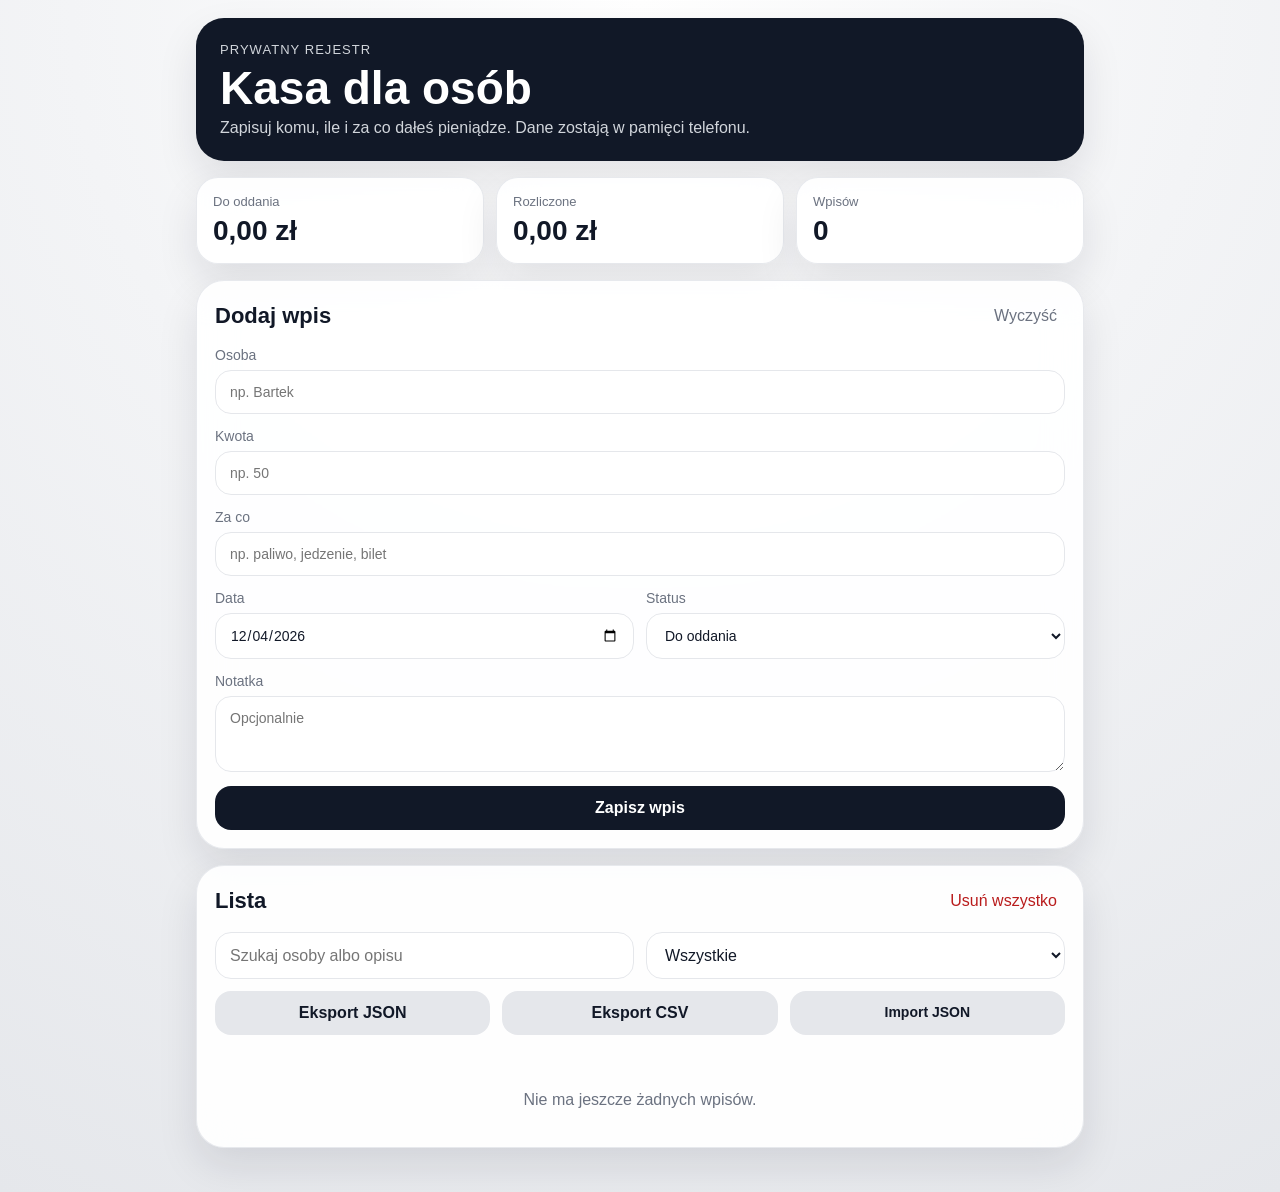
<file: index.html>
<!doctype html>
<html lang="pl">
<head>
  <meta charset="utf-8" />
  <meta name="viewport" content="width=device-width, initial-scale=1, viewport-fit=cover" />
  <meta name="theme-color" content="#111827" />
  <meta name="apple-mobile-web-app-capable" content="yes" />
  <meta name="apple-mobile-web-app-status-bar-style" content="black-translucent" />
  <meta name="apple-mobile-web-app-title" content="Kasa" />
  <title>Kasa dla osób</title>
  <link rel="manifest" href="manifest.webmanifest" />
  <link rel="apple-touch-icon" href="icons/icon-192.png" />
  <link rel="stylesheet" href="styles.css" />
</head>
<body>
  <main class="app-shell">
    <header class="hero">
      <div>
        <p class="eyebrow">Prywatny rejestr</p>
        <h1>Kasa dla osób</h1>
        <p class="subtitle">Zapisuj komu, ile i za co dałeś pieniądze. Dane zostają w pamięci telefonu.</p>
      </div>
      <button id="installBtn" class="ghost hidden" type="button">Zainstaluj</button>
    </header>

    <section class="stats" aria-label="Podsumowanie">
      <article>
        <span>Do oddania</span>
        <strong id="openTotal">0,00 zł</strong>
      </article>
      <article>
        <span>Rozliczone</span>
        <strong id="settledTotal">0,00 zł</strong>
      </article>
      <article>
        <span>Wpisów</span>
        <strong id="entryCount">0</strong>
      </article>
    </section>

    <section class="panel">
      <div class="panel-title">
        <h2>Dodaj wpis</h2>
        <button id="clearFormBtn" class="text-btn" type="button">Wyczyść</button>
      </div>
      <form id="entryForm" autocomplete="off">
        <input type="hidden" id="entryId" />
        <label>
          Osoba
          <input id="person" name="person" type="text" placeholder="np. Bartek" required />
        </label>
        <label>
          Kwota
          <input id="amount" name="amount" type="number" inputmode="decimal" step="0.01" min="0.01" placeholder="np. 50" required />
        </label>
        <label>
          Za co
          <input id="reason" name="reason" type="text" placeholder="np. paliwo, jedzenie, bilet" required />
        </label>
        <div class="two-cols">
          <label>
            Data
            <input id="date" name="date" type="date" required />
          </label>
          <label>
            Status
            <select id="status" name="status">
              <option value="open">Do oddania</option>
              <option value="settled">Rozliczone</option>
            </select>
          </label>
        </div>
        <label>
          Notatka
          <textarea id="note" name="note" rows="3" placeholder="Opcjonalnie"></textarea>
        </label>
        <button class="primary" type="submit">Zapisz wpis</button>
      </form>
    </section>

    <section class="panel tools">
      <div class="panel-title">
        <h2>Lista</h2>
        <button id="deleteAllBtn" class="danger-text" type="button">Usuń wszystko</button>
      </div>
      <div class="filters">
        <input id="search" type="search" placeholder="Szukaj osoby albo opisu" />
        <select id="filterStatus">
          <option value="all">Wszystkie</option>
          <option value="open">Do oddania</option>
          <option value="settled">Rozliczone</option>
        </select>
      </div>
      <div class="backup-actions">
        <button id="exportJsonBtn" class="ghost" type="button">Eksport JSON</button>
        <button id="exportCsvBtn" class="ghost" type="button">Eksport CSV</button>
        <label class="ghost import-label">
          Import JSON
          <input id="importJsonInput" type="file" accept="application/json" />
        </label>
      </div>
      <div id="peopleSummary" class="people-summary"></div>
      <div id="entries" class="entries"></div>
      <p id="emptyState" class="empty">Nie ma jeszcze żadnych wpisów.</p>
    </section>
  </main>

  <template id="entryTemplate">
    <article class="entry-card">
      <div class="entry-top">
        <div>
          <h3 class="entry-person"></h3>
          <p class="entry-reason"></p>
        </div>
        <strong class="entry-amount"></strong>
      </div>
      <p class="entry-note"></p>
      <div class="entry-meta">
        <span class="entry-date"></span>
        <span class="entry-status"></span>
      </div>
      <div class="entry-actions">
        <button class="settle-btn" type="button"></button>
        <button class="edit-btn" type="button">Edytuj</button>
        <button class="delete-btn" type="button">Usuń</button>
      </div>
    </article>
  </template>

  <script src="app.js"></script>
</body>
</html>
</file>
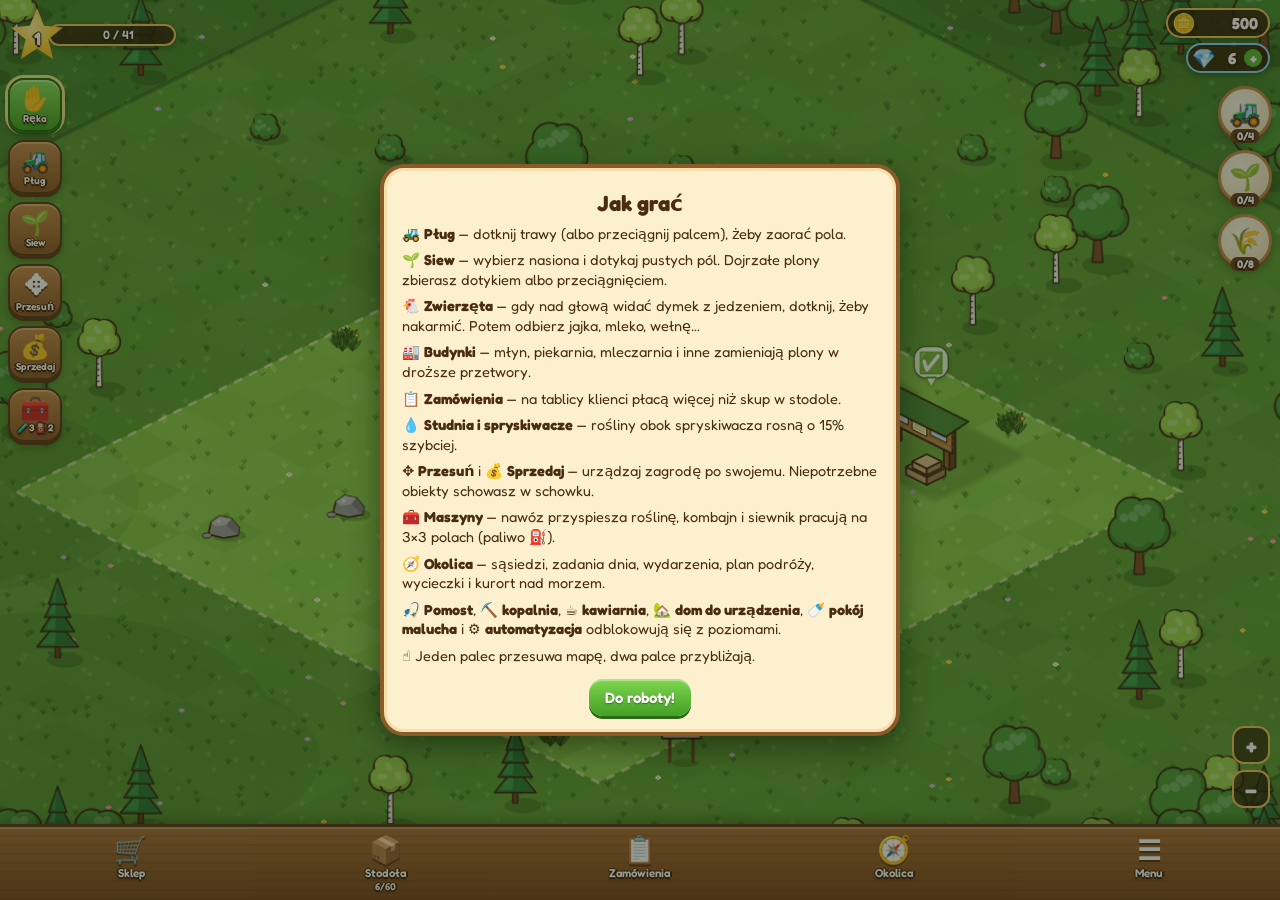
<file: zagroda/index.html>
<!doctype html>
<html lang="pl">
<head>
  <meta charset="utf-8" />
  <meta name="viewport" content="width=device-width, initial-scale=1, viewport-fit=cover, user-scalable=no" />
  <meta name="theme-color" content="#5d3a1a" />
  <meta name="apple-mobile-web-app-capable" content="yes" />
  <meta name="mobile-web-app-capable" content="yes" />
  <meta name="apple-mobile-web-app-status-bar-style" content="black-translucent" />
  <meta name="apple-mobile-web-app-title" content="Zagroda" />
  <meta name="description" content="Wiejska Zagroda — farmerska gra w rzucie izometrycznym: pola, zwierzęta, sad, młyn, piekarnia, zamówienia i sąsiedzi." />
  <title>Wiejska Zagroda</title>
  <link rel="manifest" href="manifest.webmanifest" />
  <link rel="icon" href="icons/icon.svg" type="image/svg+xml" />
  <link rel="apple-touch-icon" href="icons/icon-192.png" />
  <link rel="preload" href="fonts/fredoka-latin.woff2" as="font" type="font/woff2" crossorigin />
  <link rel="stylesheet" href="styles.css" />
</head>
<body data-tool="hand">
  <div class="splash" id="splash">
    <div class="splash-card">
      <div class="splash-logo">🌻</div>
      <h1>Wiejska<br>Zagroda</h1>
      <div class="splash-bar"><i></i></div>
      <p>Ładowanie gospodarstwa…</p>
    </div>
  </div>

  <canvas id="map" aria-label="Mapa gospodarstwa"></canvas>

  <header class="hud">
    <button class="hud-level" id="levelBtn" type="button" aria-label="Poziom">
      <span class="star"><b id="lvl">1</b></span>
      <span class="xpbar"><i id="xpFill"></i><em id="xpText">0 / 0</em></span>
    </button>
    <div class="hud-money">
      <span class="pill coins" id="coinsPill"><span class="pill-ico">🪙</span><b id="coins">0</b></span>
      <button class="pill ducats" id="ducatBtn" type="button"><span class="pill-ico">💎</span><b id="ducats">0</b><span class="plus">+</span></button>
    </div>
  </header>

  <aside class="tools" aria-label="Narzędzia">
    <button class="tool active" data-tool="hand" type="button" title="Ręka — zbieranie i obsługa"><span>✋</span><small>Ręka</small></button>
    <button class="tool" data-tool="plow" type="button" title="Pług — oranie pól"><span>🚜</span><small>Pług</small></button>
    <button class="tool" data-tool="plant" type="button" title="Siew"><span id="seedTool">🌱</span><small>Siew</small></button>
    <button class="tool" data-tool="move" type="button" title="Przesuń"><span>✥</span><small>Przesuń</small></button>
    <button class="tool" data-tool="sell" type="button" title="Sprzedaj"><span>💰</span><small>Sprzedaj</small></button>
    <button class="tool" data-tool="machine" type="button" title="Maszyny i nawóz"><span>🧰</span><small id="machineCount">Maszyny</small></button>
  </aside>

  <aside class="quests" id="quests" aria-label="Zadania"></aside>

  <div class="zoom">
    <button id="zoomIn" type="button" aria-label="Przybliż">+</button>
    <button id="zoomOut" type="button" aria-label="Oddal">−</button>
  </div>

  <div class="seed-chip" id="seedChip"></div>

  <div class="ghost-bar" id="ghostBar">
    <span id="ghostLabel"></span>
    <div>
      <button class="btn red" id="ghostCancel" type="button">✖ Anuluj</button>
      <button class="btn gold" id="ghostStash" type="button" hidden>📦 Do schowka</button>
      <button class="btn green" id="ghostOk" type="button">✔ Postaw</button>
    </div>
    <small>Przeciągnij obiekt palcem w wybrane miejsce</small>
  </div>

  <nav class="bottombar">
    <button id="shopBtn" type="button"><span>🛒</span><small>Sklep</small></button>
    <button id="barnBtn" type="button"><span>📦</span><small>Stodoła <em id="barnCount"></em></small></button>
    <button id="ordersBtn" type="button"><span>📋</span><small>Zamówienia</small></button>
    <button id="nbBtn" type="button"><span>🧭</span><small>Okolica</small></button>
    <button id="menuBtn" type="button"><span>☰</span><small>Menu</small></button>
  </nav>

  <div class="sheet" id="sheet">
    <div class="sheet-card">
      <div class="sheet-head"><h2></h2><button class="x" type="button" aria-label="Zamknij">✕</button></div>
      <div class="tabs"></div>
      <div class="sheet-body"></div>
    </div>
  </div>

  <div class="modal" id="modal"><div class="modal-card"></div></div>
  <div class="tip" id="tip"></div>
  <div class="toast" id="toast"></div>

  <script type="module" src="game.js"></script>
</body>
</html>
</file>
<file: styles.css>
:root {
  color-scheme: light;
  --bg: #f3f4f6;
  --panel: #ffffff;
  --ink: #111827;
  --muted: #6b7280;
  --line: #e5e7eb;
  --accent: #111827;
  --accent-soft: #e5e7eb;
  --danger: #b91c1c;
  --ok: #166534;
  --shadow: 0 18px 40px rgba(17, 24, 39, 0.10);
}

* { box-sizing: border-box; }

body {
  margin: 0;
  font-family: -apple-system, BlinkMacSystemFont, "Segoe UI", sans-serif;
  background: radial-gradient(circle at top, #ffffff 0%, var(--bg) 42%, #e5e7eb 100%);
  color: var(--ink);
  min-height: 100vh;
}

button, input, textarea, select {
  font: inherit;
}

button {
  -webkit-tap-highlight-color: transparent;
}

.app-shell {
  width: min(920px, 100%);
  margin: 0 auto;
  padding: max(18px, env(safe-area-inset-top)) 16px max(28px, env(safe-area-inset-bottom));
}

.hero {
  background: #111827;
  color: #ffffff;
  border-radius: 28px;
  padding: 24px;
  display: flex;
  justify-content: space-between;
  gap: 16px;
  align-items: flex-start;
  box-shadow: var(--shadow);
}

.eyebrow {
  margin: 0 0 8px;
  color: #d1d5db;
  font-size: 13px;
  letter-spacing: .08em;
  text-transform: uppercase;
}

h1, h2, h3, p { margin-top: 0; }

h1 {
  margin-bottom: 8px;
  font-size: clamp(30px, 8vw, 46px);
  line-height: 1;
}

.subtitle {
  color: #d1d5db;
  margin-bottom: 0;
  max-width: 560px;
}

.stats {
  display: grid;
  grid-template-columns: repeat(3, 1fr);
  gap: 12px;
  margin: 16px 0;
}

.stats article,
.panel {
  background: rgba(255,255,255,.92);
  border: 1px solid rgba(229,231,235,.9);
  box-shadow: var(--shadow);
  backdrop-filter: blur(18px);
}

.stats article {
  padding: 16px;
  border-radius: 22px;
}

.stats span {
  display: block;
  color: var(--muted);
  font-size: 13px;
  margin-bottom: 6px;
}

.stats strong {
  font-size: clamp(18px, 4vw, 28px);
}

.panel {
  border-radius: 28px;
  padding: 18px;
  margin-bottom: 16px;
}

.panel-title {
  display: flex;
  align-items: center;
  justify-content: space-between;
  gap: 12px;
  margin-bottom: 14px;
}

.panel-title h2 {
  margin-bottom: 0;
  font-size: 22px;
}

form {
  display: grid;
  gap: 14px;
}

label {
  display: grid;
  gap: 7px;
  color: var(--muted);
  font-size: 14px;
}

input, textarea, select {
  width: 100%;
  border: 1px solid var(--line);
  border-radius: 16px;
  padding: 13px 14px;
  background: #ffffff;
  color: var(--ink);
  outline: none;
}

input:focus, textarea:focus, select:focus {
  border-color: #111827;
  box-shadow: 0 0 0 4px rgba(17, 24, 39, .08);
}

textarea { resize: vertical; }

.two-cols, .filters, .backup-actions {
  display: grid;
  grid-template-columns: 1fr 1fr;
  gap: 12px;
}

.backup-actions {
  grid-template-columns: repeat(3, 1fr);
  margin-top: 12px;
}

.primary, .ghost, .text-btn, .danger-text, .import-label {
  border: 0;
  border-radius: 16px;
  padding: 13px 16px;
  cursor: pointer;
}

.primary {
  background: var(--accent);
  color: #ffffff;
  font-weight: 700;
}

.ghost {
  background: var(--accent-soft);
  color: var(--ink);
  font-weight: 650;
  text-align: center;
}

.text-btn {
  background: transparent;
  color: var(--muted);
  padding: 8px;
}

.danger-text {
  background: transparent;
  color: var(--danger);
  padding: 8px;
}

.hidden { display: none !important; }

.import-label input { display: none; }

.people-summary {
  display: grid;
  gap: 8px;
  margin: 16px 0 8px;
}

.person-row {
  display: flex;
  justify-content: space-between;
  align-items: center;
  padding: 12px 14px;
  background: #f9fafb;
  border: 1px solid var(--line);
  border-radius: 16px;
}

.person-row span {
  color: var(--muted);
  font-size: 13px;
}

.entries {
  display: grid;
  gap: 12px;
  margin-top: 16px;
}

.entry-card {
  border: 1px solid var(--line);
  border-radius: 22px;
  padding: 16px;
  background: #ffffff;
}

.entry-card.settled {
  opacity: .76;
}

.entry-top {
  display: flex;
  justify-content: space-between;
  gap: 12px;
}

.entry-person {
  margin-bottom: 4px;
  font-size: 19px;
}

.entry-reason, .entry-note {
  color: var(--muted);
  margin-bottom: 0;
  overflow-wrap: anywhere;
}

.entry-note {
  margin-top: 10px;
  font-size: 14px;
}

.entry-amount {
  white-space: nowrap;
  font-size: 20px;
}

.entry-meta {
  display: flex;
  gap: 8px;
  flex-wrap: wrap;
  margin-top: 12px;
}

.entry-meta span {
  background: #f3f4f6;
  border-radius: 999px;
  color: var(--muted);
  padding: 6px 10px;
  font-size: 13px;
}

.entry-status.open { color: var(--danger); }
.entry-status.settled { color: var(--ok); }

.entry-actions {
  display: grid;
  grid-template-columns: 1fr 1fr 1fr;
  gap: 8px;
  margin-top: 14px;
}

.entry-actions button {
  border: 1px solid var(--line);
  background: #ffffff;
  border-radius: 14px;
  padding: 11px;
  cursor: pointer;
}

.delete-btn { color: var(--danger); }

.empty {
  color: var(--muted);
  text-align: center;
  padding: 24px 8px 4px;
}

@media (max-width: 640px) {
  .hero { flex-direction: column; border-radius: 24px; }
  .stats { grid-template-columns: 1fr; }
  .two-cols, .filters, .backup-actions { grid-template-columns: 1fr; }
  .entry-actions { grid-template-columns: 1fr; }
}
</file>
<file: zagroda/styles.css>
@font-face {
  font-family: 'Fredoka';
  font-style: normal;
  font-weight: 300 700;
  font-display: swap;
  src: url(fonts/fredoka-latin-ext.woff2) format('woff2');
  unicode-range: U+0100-02BA, U+02BD-02C5, U+02C7-02CC, U+02CE-02D7, U+02DD-02FF, U+0304, U+0308, U+0329, U+1D00-1DBF, U+1E00-1E9F, U+1EF2-1EFF, U+2020, U+20A0-20AB, U+20AD-20C4, U+2113, U+2C60-2C7F, U+A720-A7FF;
}
@font-face {
  font-family: 'Fredoka';
  font-style: normal;
  font-weight: 300 700;
  font-display: swap;
  src: url(fonts/fredoka-latin.woff2) format('woff2');
  unicode-range: U+0000-00FF, U+0131, U+0152-0153, U+02BB-02BC, U+02C6, U+02DA, U+02DC, U+0304, U+0308, U+0329, U+2000-206F, U+20AC, U+2122, U+2191, U+2193, U+2212, U+2215, U+FEFF, U+FFFD;
}

:root {
  --wood: #8b5a2b;
  --wood-dark: #5d3a1a;
  --wood-light: #b07a44;
  --cream: #fff6df;
  --paper: #fdf0cf;
  --ink: #4a2c14;
  --green: #5cb83a;
  --green-dark: #3d8a22;
  --gold: #ffd23f;
  --red: #e0533d;
  --sky: #5ac8fa;
  --safe-t: env(safe-area-inset-top, 0px);
  --safe-b: env(safe-area-inset-bottom, 0px);
  --emoji: "Apple Color Emoji", "Segoe UI Emoji", "Noto Color Emoji";
}

* { box-sizing: border-box; -webkit-tap-highlight-color: transparent; }
html, body { height: 100%; }
body {
  margin: 0;
  overflow: hidden;
  background: #3a7229;
  color: var(--ink);
  font-family: 'Fredoka', system-ui, -apple-system, 'Segoe UI', sans-serif, var(--emoji);
  user-select: none;
  -webkit-user-select: none;
  overscroll-behavior: none;
}
button { font: inherit; color: inherit; border: 0; background: none; cursor: pointer; padding: 0; }
button:disabled { cursor: default; }
.emo { font-family: var(--emoji); line-height: 1; }
.ico-img { width: 1.25em; height: 1.25em; vertical-align: -0.25em; object-fit: contain; }

#map {
  position: fixed;
  inset: 0;
  width: 100%;
  height: 100%;
  touch-action: none;
  display: block;
}

/* ---------- tekst z obwódką (jak w grach) ---------- */
.outline, .hud b, .bottombar small, .tool small, .sheet-head h2, .lvl-burst span, .quest .q-prog {
  text-shadow: 0 1.5px 0 rgba(60, 30, 10, .9), 1.5px 0 0 rgba(60, 30, 10, .9), -1.5px 0 0 rgba(60, 30, 10, .9), 0 -1.5px 0 rgba(60, 30, 10, .9), 0 3px 3px rgba(0, 0, 0, .25);
  color: #fff;
}

/* ---------- HUD ---------- */
.hud {
  position: fixed;
  top: 0; left: 0; right: 0;
  padding: calc(var(--safe-t) + 8px) 10px 0;
  display: flex;
  justify-content: space-between;
  align-items: flex-start;
  gap: 8px;
  pointer-events: none;
  z-index: 10;
}
.hud > * { pointer-events: auto; }
.hud-level { display: flex; align-items: center; position: relative; }
.star {
  width: 54px; height: 54px;
  display: grid; place-items: center;
  background: radial-gradient(circle at 40% 35%, #fff3a6, #ffd23f 45%, #f0a51a);
  clip-path: polygon(50% 0, 63% 33%, 98% 36%, 71% 58%, 80% 95%, 50% 75%, 20% 95%, 29% 58%, 2% 36%, 37% 33%);
  position: relative;
  z-index: 2;
  filter: drop-shadow(0 2px 0 #b06d10);
}
.star b { font-size: 18px; margin-top: 6px; }
.xpbar {
  margin-left: -16px;
  width: 128px; height: 22px;
  border-radius: 12px;
  background: rgba(50, 28, 10, .78);
  border: 2px solid #f0c060;
  position: relative;
  overflow: hidden;
  box-shadow: 0 2px 6px rgba(0, 0, 0, .3);
}
.xpbar i {
  position: absolute; left: 0; top: 0; bottom: 0;
  background: linear-gradient(#9ff06a, #4fb52a);
  border-radius: 10px;
  transition: width .4s;
}
.xpbar em {
  position: relative;
  font-style: normal; font-size: 12px; font-weight: 600;
  color: #fff;
  display: block; text-align: center; line-height: 18px;
  padding-left: 12px;
  text-shadow: 0 1px 2px #000;
}
.hud-money { display: flex; flex-direction: column; align-items: flex-end; gap: 5px; }
.pill {
  display: flex; align-items: center; gap: 4px;
  min-width: 104px;
  height: 30px;
  padding: 0 10px 0 4px;
  border-radius: 16px;
  background: rgba(50, 28, 10, .78);
  border: 2px solid #f0c060;
  box-shadow: 0 2px 6px rgba(0, 0, 0, .3);
}
.pill-ico { font-family: var(--emoji); font-size: 19px; width: 24px; text-align: center; }
.pill b { font-size: 16px; margin-left: auto; }
.pill.ducats { border-color: #8fd6ff; min-width: 84px; }
.pill .plus {
  width: 18px; height: 18px; border-radius: 50%;
  background: var(--green); color: #fff; font-weight: 700; font-size: 14px; line-height: 18px; text-align: center;
  margin-left: 4px; margin-right: -4px;
}
.bump { animation: bump .35s; }
@keyframes bump { 40% { transform: scale(1.18); } }

/* ---------- narzędzia (lewa kolumna) ---------- */
.tools {
  position: fixed;
  left: 8px;
  top: calc(var(--safe-t) + 78px);
  display: flex; flex-direction: column; gap: 8px;
  z-index: 9;
}
.tool {
  width: 54px; height: 54px;
  border-radius: 16px;
  background: linear-gradient(#c58a4c, #8b5a2b);
  border: 2.5px solid var(--wood-dark);
  box-shadow: inset 0 2px 0 rgba(255, 255, 255, .3), 0 3px 0 var(--wood-dark), 0 5px 8px rgba(0, 0, 0, .25);
  display: flex; flex-direction: column; align-items: center; justify-content: center;
  transition: transform .12s;
}
.tool span { font-size: 24px; line-height: 1; font-family: var(--emoji); color: #fff; }
.tool[data-tool="move"] span { font-family: 'Fredoka', sans-serif; font-weight: 700; font-size: 28px; text-shadow: 0 2px 0 var(--wood-dark); }
.tool small { font-size: 10px; font-weight: 600; margin-top: 1px; }
.tool:active { transform: translateY(2px); }
.tool.active {
  background: linear-gradient(#8ee060, #43a024);
  border-color: #2b6a14;
  box-shadow: inset 0 2px 0 rgba(255, 255, 255, .4), 0 3px 0 #2b6a14, 0 0 0 3px rgba(255, 240, 150, .9), 0 5px 10px rgba(0, 0, 0, .3);
}

/* ---------- zadania (prawa kolumna) ---------- */
.quests {
  position: fixed;
  right: 8px;
  top: calc(var(--safe-t) + 86px);
  display: flex; flex-direction: column; gap: 10px;
  z-index: 9;
}
.quest {
  width: 54px; height: 54px;
  border-radius: 50%;
  background: radial-gradient(circle at 40% 35%, #fffaf0, #f3dfb2);
  border: 3px solid #c08a4f;
  box-shadow: 0 3px 0 #8b5a2b, 0 5px 8px rgba(0, 0, 0, .25);
  position: relative;
  animation: questIn .4s;
}
.q-ico { font-family: var(--emoji); font-size: 26px; line-height: 48px; display: block; }
.q-prog {
  position: absolute; bottom: -6px; left: 50%; transform: translateX(-50%);
  background: #6b4423; border-radius: 9px; padding: 0 6px;
  font-size: 11px; font-weight: 700; white-space: nowrap;
}
.quest.done { border-color: #ffd23f; animation: questPulse 1.2s infinite; }
.quest.done .q-prog { background: var(--green); font-size: 14px; }
@keyframes questPulse { 50% { transform: scale(1.08); box-shadow: 0 3px 0 #8b5a2b, 0 0 0 6px rgba(255, 210, 63, .5); } }
@keyframes questIn { from { transform: scale(0); } }

.zoom {
  position: fixed;
  right: 10px;
  bottom: calc(var(--safe-b) + 92px);
  display: flex; flex-direction: column; gap: 6px;
  z-index: 9;
}
.zoom button {
  width: 38px; height: 38px; border-radius: 12px;
  background: rgba(50, 28, 10, .7);
  border: 2px solid #f0c060;
  color: #fff; font-size: 22px; font-weight: 700; line-height: 1;
}

/* ---------- pasek „Siejesz: …” ---------- */
.seed-chip {
  position: fixed;
  top: calc(var(--safe-t) + 74px);
  left: 50%;
  transform: translate(-50%, -20px);
  opacity: 0; pointer-events: none;
  background: var(--cream);
  border: 2.5px solid var(--wood);
  border-radius: 20px;
  padding: 5px 6px 5px 12px;
  display: flex; align-items: center; gap: 6px;
  font-size: 14px;
  box-shadow: 0 4px 10px rgba(0, 0, 0, .25);
  transition: .25s;
  z-index: 9;
  white-space: nowrap;
}
.seed-chip.show { opacity: 1; transform: translate(-50%, 0); pointer-events: auto; }
.seed-chip .emo, .seed-chip .ico-img { font-size: 20px; }
.seed-chip small { color: #8b5a2b; }
.seed-chip button {
  background: var(--green); color: #fff; border-radius: 14px; padding: 4px 10px; font-weight: 600; font-size: 13px;
  box-shadow: 0 2px 0 var(--green-dark);
}

/* ---------- dolny pasek ---------- */
.bottombar {
  position: fixed;
  left: 0; right: 0; bottom: 0;
  padding: 6px 6px calc(var(--safe-b) + 6px);
  display: flex; justify-content: space-around; gap: 4px;
  background:
    repeating-linear-gradient(0deg, rgba(0, 0, 0, .06) 0 2px, transparent 2px 9px),
    linear-gradient(#a8703a, #7a4a22);
  border-top: 3px solid var(--wood-dark);
  box-shadow: 0 -4px 12px rgba(0, 0, 0, .25), inset 0 2px 0 rgba(255, 255, 255, .25);
  z-index: 10;
  transition: transform .25s;
}
.bottombar button {
  flex: 1; max-width: 96px;
  display: flex; flex-direction: column; align-items: center;
  padding: 4px 0 2px;
  border-radius: 14px;
  transition: transform .1s;
}
.bottombar button:active { transform: scale(.92); }
.bottombar span {
  font-family: var(--emoji); font-size: 27px; line-height: 1;
  filter: drop-shadow(0 2px 0 rgba(60, 30, 10, .6));
}
#menuBtn span { font-family: 'Fredoka', sans-serif; color: #fff; font-weight: 700; }
.bottombar small { font-size: 11.5px; font-weight: 600; margin-top: 2px; white-space: nowrap; }
.bottombar em { font-style: normal; font-size: 10px; opacity: .9; display: block; text-align: center; }
body.placing .bottombar, body.placing .tools, body.placing .quests { transform: translateY(140%); }
body.placing .tools { transform: translateX(-140%); }
body.placing .quests { transform: translateX(140%); }
body.placing .zoom { bottom: calc(var(--safe-b) + 190px); }
.tools, .quests { transition: transform .25s; }

/* ---------- stawianie obiektu ---------- */
.ghost-bar {
  position: fixed;
  left: 50%;
  bottom: calc(var(--safe-b) + 14px);
  transform: translate(-50%, 160%);
  background: var(--cream);
  border: 3px solid var(--wood);
  border-radius: 20px;
  padding: 10px 12px 8px;
  display: flex; flex-direction: column; align-items: center; gap: 8px;
  box-shadow: 0 6px 18px rgba(0, 0, 0, .35);
  z-index: 11;
  transition: transform .25s;
  min-width: 280px;
}
.ghost-bar.open { transform: translate(-50%, 0); }
.ghost-bar > div { display: flex; gap: 10px; }
#ghostLabel { font-weight: 600; }
.ghost-bar small { color: #8b5a2b; font-size: 12px; }

/* ---------- przyciski ---------- */
.btn {
  display: inline-flex; align-items: center; justify-content: center; gap: 4px;
  padding: 9px 16px;
  border-radius: 14px;
  font-weight: 600; font-size: 15px;
  color: #fff;
  background: linear-gradient(#c58a4c, #8b5a2b);
  box-shadow: inset 0 2px 0 rgba(255, 255, 255, .3), 0 3px 0 var(--wood-dark);
  text-shadow: 0 1px 1px rgba(0, 0, 0, .4);
  transition: transform .1s, filter .1s;
  white-space: nowrap;
}
.btn:active:not(:disabled) { transform: translateY(2px); box-shadow: inset 0 2px 0 rgba(255, 255, 255, .3), 0 1px 0 var(--wood-dark); }
.btn.green { background: linear-gradient(#7fd650, #43a024); box-shadow: inset 0 2px 0 rgba(255, 255, 255, .35), 0 3px 0 #2b6a14; }
.btn.red { background: linear-gradient(#f07a5f, #c63d29); box-shadow: inset 0 2px 0 rgba(255, 255, 255, .3), 0 3px 0 #85251a; }
.btn.gold { background: linear-gradient(#ffe066, #e8a91a); box-shadow: inset 0 2px 0 rgba(255, 255, 255, .4), 0 3px 0 #a26b0a; color: #5d3a1a; text-shadow: none; }
.btn:disabled { filter: grayscale(.85) brightness(1.05); opacity: .65; }
.btn.small { padding: 6px 11px; font-size: 13px; border-radius: 11px; }
.btn.wide { width: 100%; margin: 4px 0 10px; }

/* ---------- arkusz (sklep, stodoła…) ---------- */
.sheet {
  position: fixed; inset: 0;
  background: rgba(20, 30, 10, .4);
  display: flex; align-items: flex-end; justify-content: center;
  z-index: 20;
  opacity: 0; pointer-events: none;
  transition: opacity .2s;
}
.sheet.open { opacity: 1; pointer-events: auto; }
.sheet-card {
  width: min(760px, 100%);
  max-height: min(82vh, 760px);
  display: flex; flex-direction: column;
  background:
    radial-gradient(circle at 20% 10%, rgba(255, 255, 255, .5), transparent 40%),
    var(--paper);
  border: 4px solid var(--wood);
  border-bottom: 0;
  border-radius: 26px 26px 0 0;
  box-shadow: 0 -6px 30px rgba(0, 0, 0, .35), inset 0 0 0 3px #f6dfa8;
  transform: translateY(100%);
  transition: transform .28s cubic-bezier(.2, .9, .3, 1.1);
  padding-bottom: var(--safe-b);
}
.sheet.open .sheet-card { transform: none; }
@media (min-width: 800px) {
  .sheet { align-items: center; }
  .sheet-card { border-radius: 26px; border-bottom: 4px solid var(--wood); }
}
.sheet-head {
  position: relative;
  display: flex; justify-content: center;
  margin-top: -20px;
}
.sheet-head h2 {
  margin: 0;
  padding: 8px 34px 10px;
  font-size: 21px;
  background: linear-gradient(#7fd650, #43a024);
  border: 3px solid #2b6a14;
  border-radius: 16px;
  box-shadow: inset 0 2px 0 rgba(255, 255, 255, .4), 0 4px 0 #2b6a14, 0 6px 10px rgba(0, 0, 0, .25);
}
.x {
  position: absolute; right: 12px; top: 26px;
  width: 36px; height: 36px; border-radius: 50%;
  background: linear-gradient(#f07a5f, #c63d29);
  color: #fff; font-size: 18px; font-weight: 700;
  box-shadow: inset 0 2px 0 rgba(255, 255, 255, .3), 0 3px 0 #85251a;
}
.tabs {
  display: flex; gap: 6px;
  overflow-x: auto;
  padding: 14px 12px 6px;
  scrollbar-width: none;
}
.tabs::-webkit-scrollbar { display: none; }
.tab {
  flex: none;
  padding: 7px 12px;
  border-radius: 12px;
  background: #ead2a0;
  border: 2px solid #c79a5a;
  font-weight: 600; font-size: 14px;
  color: #6b4423;
}
.tab.active { background: var(--wood); color: #fff; border-color: var(--wood-dark); box-shadow: inset 0 2px 0 rgba(255, 255, 255, .25); }
.sheet-body {
  overflow-y: auto;
  padding: 10px 12px 18px;
  -webkit-overflow-scrolling: touch;
  touch-action: pan-y;
}
.grid { display: grid; grid-template-columns: repeat(auto-fill, minmax(108px, 1fr)); gap: 10px; }
.card {
  position: relative;
  display: flex; flex-direction: column; align-items: center;
  padding: 8px 6px 34px;
  min-height: 166px;
  background: linear-gradient(#fffdf6, #fff1d0);
  border: 2.5px solid #d6ad6c;
  border-radius: 16px;
  box-shadow: 0 3px 0 #c08a4f;
  text-align: center;
  transition: transform .1s;
}
.card:active { transform: scale(.96); }
.card.selected { border-color: var(--green); box-shadow: 0 3px 0 var(--green-dark), 0 0 0 3px rgba(92, 184, 58, .35); }
.card-img { height: 70px; width: 100%; display: grid; place-items: center; }
.card-img img { max-width: 92px; max-height: 70px; }
.big-emo { font-family: var(--emoji); font-size: 44px; line-height: 1; }
.card-name { font-weight: 600; font-size: 14px; margin-top: 4px; line-height: 1.1; }
.card-line { font-size: 11.5px; color: #8b5a2b; margin-top: 2px; line-height: 1.2; }
.card-line .emo, .card-line .ico-img { font-size: 13px; }
.price, .card .lock {
  position: absolute; left: 6px; right: 6px; bottom: 6px;
  padding: 4px 0;
  border-radius: 10px;
  font-weight: 700; font-size: 13px;
  color: #fff;
  background: linear-gradient(#7fd650, #43a024);
  box-shadow: 0 2px 0 #2b6a14;
}
.card.owned .price { background: #b9a07a; box-shadow: 0 2px 0 #8a7050; }
.card.locked { filter: grayscale(.6); opacity: .8; }
.card.locked .lock { background: #8d7f6e; box-shadow: 0 2px 0 #5d5245; }
.panel-box { text-align: center; padding: 10px; }
.panel-box p { margin: 8px 0; }
.empty, .muted { color: #8b6a44; }
.center { text-align: center; }

/* stodoła */
.barn-head { display: flex; align-items: center; gap: 10px; margin-bottom: 12px; flex-wrap: wrap; }
.progress {
  position: relative; flex: 1; min-width: 140px; height: 18px;
  background: #e6cf9e; border: 2px solid #b98a4e; border-radius: 10px; overflow: hidden;
}
.progress i { position: absolute; left: 0; top: 0; bottom: 0; background: linear-gradient(#9ff06a, #4fb52a); }
.progress span { position: relative; display: block; text-align: center; font-size: 12px; font-weight: 700; line-height: 14px; color: #3f2512; }
.progress.big { height: 26px; }
.progress.big span { line-height: 22px; font-size: 14px; }
.progress.thin { height: 8px; min-width: 0; width: 100%; flex: none; border-width: 1.5px; }
.grid.inv { grid-template-columns: repeat(auto-fill, minmax(78px, 1fr)); gap: 8px; }
.inv-item {
  display: flex; flex-direction: column; align-items: center;
  padding: 8px 4px 6px;
  background: #fffaf0; border: 2px solid #d6ad6c; border-radius: 14px;
  box-shadow: 0 2px 0 #c08a4f;
}
.inv-item .emo, .inv-item .ico-img { font-size: 30px; }
.inv-item b { font-size: 16px; }
.inv-item small { font-size: 10.5px; color: #8b5a2b; line-height: 1.1; }
.inv-item.selected { border-color: var(--green); background: #f0ffe2; }
.sell-bar {
  position: sticky; bottom: -18px;
  margin: 12px -12px -18px;
  padding: 10px 12px calc(10px + var(--safe-b));
  display: flex; align-items: center; gap: 8px;
  background: #f6dfa8; border-top: 2px solid #c79a5a;
}
.sell-bar > .emo, .sell-bar > .ico-img { font-size: 30px; }
.sell-bar span { flex: 1; line-height: 1.15; }

/* zamówienia */
.grid.orders { grid-template-columns: repeat(auto-fill, minmax(150px, 1fr)); }
.order {
  position: relative;
  display: flex; flex-direction: column; align-items: center; gap: 6px;
  padding: 10px 8px;
  background: linear-gradient(#fffdf3, #fff3d6);
  border: 2.5px solid #d6ad6c;
  border-radius: 16px;
  box-shadow: 0 3px 0 #c08a4f;
  min-height: 176px;
}
.order::before {
  content: ''; position: absolute; top: -6px; left: 50%; width: 12px; height: 12px; margin-left: -6px;
  border-radius: 50%; background: #e23b2e; box-shadow: 0 1px 0 #7a1a10;
}
.order.ok { border-color: var(--green); background: linear-gradient(#f6ffe9, #e3f8cf); }
.order.empty { justify-content: center; opacity: .75; text-align: center; color: #8b5a2b; }
.order-x { position: absolute; right: 6px; top: 4px; width: 24px; height: 24px; border-radius: 50%; color: #b08a5a; font-size: 13px; }
.order-who { display: flex; flex-direction: column; align-items: center; }
.order-who .av { font-family: var(--emoji); font-size: 32px; line-height: 1; }
.order-who small { font-size: 12px; font-weight: 600; }
.order-items { display: flex; flex-wrap: wrap; justify-content: center; gap: 4px; }
.need {
  display: inline-flex; align-items: center; gap: 2px;
  padding: 2px 6px; border-radius: 9px;
  background: #ffe1d6; border: 1.5px solid #e9a58c; font-size: 12px;
}
.need .emo, .need .ico-img { font-size: 18px; }
.need.have { background: #e2f7cf; border-color: #9fd27a; }
.order-reward { font-size: 12.5px; font-weight: 600; color: #6b4423; }

/* budynek produkcyjny */
.queue { display: grid; grid-template-columns: repeat(4, 1fr); gap: 8px; margin-bottom: 12px; }
.slot {
  position: relative;
  display: flex; flex-direction: column; align-items: center; justify-content: center; gap: 4px;
  min-height: 92px;
  padding: 6px;
  border-radius: 16px;
  background: #fffaf0;
  border: 2.5px dashed #d6ad6c;
  text-align: center;
}
.slot > .emo, .slot > .ico-img { font-size: 30px; }
.slot small { font-size: 11px; font-weight: 600; }
.slot.empty span, .slot.locked span { font-size: 24px; color: #c79a5a; }
.slot.active { border-style: solid; border-color: #f0b63a; background: #fff7dc; }
.slot.ready { border-style: solid; border-color: var(--green); background: #effbe2; animation: questPulse 1.4s infinite; }
.slot.wait { border-style: solid; opacity: .8; }
.slot.locked { background: #efe3c8; }
.mini { font-size: 11px; font-weight: 700; padding: 2px 6px; border-radius: 8px; background: #8fd6ff; color: #154a6a; }
.recipes { display: flex; flex-direction: column; gap: 8px; }
.recipe {
  display: flex; align-items: center; gap: 10px;
  padding: 8px 10px;
  background: #fffaf0; border: 2px solid #d6ad6c; border-radius: 14px;
}
.recipe.locked { filter: grayscale(.9); opacity: .7; }
.r-out { font-size: 36px; width: 46px; text-align: center; }
.r-out .ico-img { width: 40px; height: 40px; }
.r-mid { flex: 1; display: flex; flex-direction: column; gap: 3px; min-width: 0; }
.r-in { display: flex; flex-wrap: wrap; gap: 4px; }
.r-mid small { font-size: 11.5px; color: #8b5a2b; }
.recipe .lock { font-size: 12px; font-weight: 700; color: #6b5a4a; }

/* sąsiedzi */
.nb-list { display: flex; flex-direction: column; gap: 8px; }
.nb { display: flex; align-items: center; gap: 8px; padding: 8px 10px; background: #fffaf0; border: 2px solid #d6ad6c; border-radius: 14px; }
.nb-av { font-family: var(--emoji); font-size: 36px; width: 46px; height: 46px; display: grid; place-items: center; background: #cdeaff; border-radius: 50%; border: 2px solid #8fbfe0; }
.nb-name { flex: 1; display: flex; flex-direction: column; }
.nb-name small { color: #8b5a2b; }

/* menu */
.menu { display: flex; flex-direction: column; gap: 8px; }
.menu-row {
  display: flex; align-items: center; gap: 12px;
  padding: 12px 14px;
  background: #fffaf0; border: 2px solid #d6ad6c; border-radius: 14px; text-align: left;
}
.menu-row span { font-family: var(--emoji); font-size: 24px; }
.menu-row b { flex: 1; }
.menu-row em { font-style: normal; color: #8b5a2b; font-size: 13px; }
.menu-row.danger b { color: #c63d29; }

/* ---------- okno modalne ---------- */
.modal {
  position: fixed; inset: 0;
  background: rgba(20, 30, 10, .45);
  display: grid; place-items: center;
  z-index: 30;
  opacity: 0; pointer-events: none;
  transition: opacity .2s;
  padding: 16px;
}
.modal.open { opacity: 1; pointer-events: auto; }
.modal-card {
  width: min(380px, 100%);
  max-height: 86vh; overflow-y: auto;
  background: var(--paper);
  border: 4px solid var(--wood);
  border-radius: 24px;
  box-shadow: 0 10px 30px rgba(0, 0, 0, .4), inset 0 0 0 3px #f6dfa8;
  padding: 18px 18px 16px;
  text-align: center;
  transform: scale(.85);
  transition: transform .25s cubic-bezier(.2, .9, .3, 1.4);
}
.modal-card.wide { width: min(520px, 100%); }
.modal.open .modal-card { transform: none; }
.modal-card h3 { margin: 4px 0 8px; font-size: 22px; }
.modal-card p { margin: 8px 0; line-height: 1.35; }
.modal-ico { font-family: var(--emoji); font-size: 54px; line-height: 1; }
.modal-actions { display: flex; justify-content: center; gap: 10px; margin-top: 14px; flex-wrap: wrap; }
.reward b { color: #3d8a22; }
.help { text-align: left; font-size: 14.5px; }
.help p { margin: 7px 0; }
.seed-grid { display: grid; grid-template-columns: repeat(auto-fill, minmax(92px, 1fr)); gap: 8px; margin-top: 8px; }
.seed {
  display: flex; flex-direction: column; align-items: center; gap: 2px;
  padding: 6px 4px 8px;
  background: #fffaf0; border: 2px solid #d6ad6c; border-radius: 14px; box-shadow: 0 2px 0 #c08a4f;
}
.seed img { width: 62px; height: 52px; object-fit: contain; }
.seed b { font-size: 13px; }
.seed small { font-size: 11px; color: #8b5a2b; }
.seed.locked { filter: grayscale(1); opacity: .6; }
.lvl-burst {
  width: 120px; height: 120px; margin: -6px auto 4px;
  display: grid; place-items: center;
  background: radial-gradient(circle at 40% 35%, #fff3a6, #ffd23f 45%, #f0a51a);
  clip-path: polygon(50% 0, 63% 33%, 98% 36%, 71% 58%, 80% 95%, 50% 75%, 20% 95%, 29% 58%, 2% 36%, 37% 33%);
  animation: spinIn .7s cubic-bezier(.2, .9, .3, 1.3);
}
.lvl-burst span { font-size: 40px; font-weight: 700; margin-top: 10px; }
@keyframes spinIn { from { transform: scale(0) rotate(-120deg); } }
.unlocks { display: flex; flex-wrap: wrap; justify-content: center; gap: 6px; }
.unlocks span { background: #fffaf0; border: 2px solid #d6ad6c; border-radius: 10px; padding: 3px 8px; font-size: 13px; }
.daily { display: grid; grid-template-columns: repeat(7, 1fr); gap: 4px; margin: 8px 0; }
.day { display: flex; flex-direction: column; align-items: center; padding: 6px 2px; background: #fffaf0; border: 2px solid #d6ad6c; border-radius: 10px; }
.day small { font-size: 9.5px; }
.day b { font-family: var(--emoji); font-size: 20px; }
.day em { font-style: normal; font-size: 9.5px; font-weight: 600; }
.day.past { opacity: .5; }
.day.now { border-color: var(--green); background: #effbe2; transform: scale(1.08); }

/* ---------- dymek, komunikat, latające ikonki ---------- */
.tip {
  position: fixed;
  transform: translate(-50%, calc(-100% - 8px));
  background: rgba(50, 28, 10, .9);
  color: #fff;
  border-radius: 12px;
  padding: 7px 11px;
  font-size: 13.5px;
  max-width: 220px;
  text-align: center;
  pointer-events: none;
  z-index: 15;
  opacity: 0;
  transition: opacity .15s;
  box-shadow: 0 4px 12px rgba(0, 0, 0, .3);
}
.tip::after { content: ''; position: absolute; left: 50%; bottom: -7px; margin-left: -7px; border: 7px solid transparent; border-bottom: 0; border-top-color: rgba(50, 28, 10, .9); }
.tip.show { opacity: 1; }
.tip b { color: var(--gold); }
.toast {
  position: fixed;
  left: 50%; top: calc(var(--safe-t) + 120px);
  transform: translate(-50%, -12px);
  max-width: min(92vw, 420px);
  background: rgba(50, 28, 10, .92);
  color: #fff;
  border: 2px solid #f0c060;
  border-radius: 14px;
  padding: 9px 14px;
  font-size: 14px; font-weight: 500;
  text-align: center;
  opacity: 0; pointer-events: none;
  transition: .25s;
  z-index: 40;
}
.toast.show { opacity: 1; transform: translate(-50%, 0); }
.fly {
  position: fixed;
  z-index: 50;
  font-family: var(--emoji);
  font-size: 26px;
  pointer-events: none;
  transform: translate(-50%, -50%);
  filter: drop-shadow(0 2px 2px rgba(0, 0, 0, .3));
}
.fly .ico-img { width: 28px; height: 28px; }
.confetti { position: fixed; inset: 0; pointer-events: none; z-index: 35; overflow: hidden; }
.confetti i { position: absolute; top: -12px; width: 8px; height: 13px; border-radius: 2px; animation: fall linear forwards; }
@keyframes fall { to { top: 105%; transform: translateX(40px) rotate(720deg); } }

/* ---------- ekran startowy ---------- */
.splash {
  position: fixed; inset: 0;
  z-index: 100;
  display: grid; place-items: center;
  background:
    radial-gradient(ellipse at 50% 120%, #6fbd40 0 35%, transparent 36%),
    radial-gradient(ellipse at 10% 110%, #5aa83a 0 30%, transparent 31%),
    linear-gradient(#7fd0ff, #c8ecff 60%, #9fdc6a 60%);
  transition: opacity .5s, visibility .5s;
}
.splash.hide { opacity: 0; visibility: hidden; }
.splash-card { text-align: center; }
.splash-logo { font-family: var(--emoji); font-size: 76px; animation: sway 2s ease-in-out infinite; }
@keyframes sway { 50% { transform: rotate(8deg); } }
.splash h1 {
  margin: 4px 0 14px;
  font-size: 46px; line-height: .95;
  color: #fff;
  text-shadow: 0 3px 0 #5d3a1a, 3px 0 0 #5d3a1a, -3px 0 0 #5d3a1a, 0 -3px 0 #5d3a1a, 0 7px 8px rgba(0, 0, 0, .3);
}
.splash-bar { width: 200px; height: 16px; margin: 0 auto; border-radius: 10px; background: rgba(50, 28, 10, .7); border: 2px solid #f0c060; overflow: hidden; }
.splash-bar i { display: block; height: 100%; width: 0; background: linear-gradient(#9ff06a, #4fb52a); animation: load .8s ease-out forwards; }
@keyframes load { to { width: 100%; } }
.splash p { color: #3f6a1f; font-weight: 600; }

@media (max-width: 360px) {
  .xpbar { width: 100px; }
  .pill { min-width: 90px; }
  .tool { width: 48px; height: 48px; }
  .tool span { font-size: 21px; }
}
@media (max-height: 640px) {
  .tool small { display: none; }
  .tools { gap: 6px; }
}

/* ---------- dodatki: listy, żetony, wędkowanie, kurort ---------- */
.tool[data-tool="machine"] small { font-size: 9.5px; }
.rows { display: flex; flex-direction: column; gap: 8px; margin: 8px 0; }
.row-card {
  display: flex; align-items: center; gap: 10px; width: 100%;
  padding: 9px 11px; text-align: left;
  background: #fffaf0; border: 2px solid #d6ad6c; border-radius: 14px; box-shadow: 0 2px 0 #c08a4f;
}
.row-card:disabled, .row-card.locked { filter: grayscale(.7); opacity: .7; }
.muted-card { opacity: .6; }
.row-ico { font-family: var(--emoji); font-size: 30px; width: 40px; text-align: center; flex: none; }
.row-mid { flex: 1; min-width: 0; display: flex; flex-direction: column; gap: 3px; }
.row-mid small { color: #8b5a2b; font-size: 12px; }
.row-mid .progress { min-width: 0; }
.pill-done { font-weight: 700; color: var(--green-dark); padding: 0 6px; }
.r-btns { display: flex; gap: 4px; flex: none; }
.chips { display: flex; flex-wrap: wrap; gap: 6px; justify-content: center; margin-bottom: 10px; }
.chip { background: #fffaf0; border: 2px solid #d6ad6c; border-radius: 12px; padding: 3px 9px; font-weight: 600; font-size: 13.5px; }
.extras { display: flex; flex-direction: column; gap: 6px; margin: 0 0 12px; }
.ex-row { display: flex; align-items: center; gap: 8px; flex-wrap: wrap; padding: 8px 10px; background: #f6e7c4; border: 2px solid #d6ad6c; border-radius: 12px; font-size: 13px; }
.ex-row > span:first-child { flex: 1; min-width: 180px; }
.ex-cost { display: flex; flex-wrap: wrap; gap: 4px; }
.home-head { display: flex; align-items: center; gap: 10px; flex-wrap: wrap; justify-content: space-between; margin-bottom: 12px; }
.home-head > div { display: flex; flex-direction: column; min-width: 0; flex: 1; }
.home-head small { color: #8b5a2b; }
.hub-card { position: relative; min-height: 130px; padding-bottom: 10px; }
.hub-card .card-line { margin-top: 4px; }
.badge {
  position: absolute; top: -6px; right: -6px; min-width: 22px; height: 22px; border-radius: 11px;
  background: var(--red); color: #fff; font-weight: 700; font-size: 13px; line-height: 22px; padding: 0 6px;
  box-shadow: 0 2px 0 #85251a;
}
.grid.hub { grid-template-columns: repeat(auto-fill, minmax(140px, 1fr)); }
.pv { width: 70px; height: 60px; object-fit: contain; }
.seaside {
  display: flex; justify-content: space-around; align-items: flex-end;
  height: 92px; margin: 0 0 10px; border-radius: 16px; overflow: hidden;
  background: linear-gradient(#8fd8ff 0 45%, #2f8fd0 45% 62%, #f3dca0 62%);
  font-family: var(--emoji); font-size: 34px; padding-bottom: 6px;
}
.seaside.small { height: 64px; font-size: 26px; }
.pond {
  position: relative; height: 190px; margin: 6px 0 10px;
  border-radius: 50%; border: 6px solid #b7aea0;
  background: radial-gradient(ellipse at 50% 40%, #6cc3ea, #2a7fb0 70%, #1f5f86);
  overflow: hidden; box-shadow: inset 0 6px 18px rgba(0, 0, 0, .25);
}
.ripple { position: absolute; left: 50%; top: 52%; width: 40px; height: 14px; margin: -7px 0 0 -20px; border: 2px solid rgba(255, 255, 255, .5); border-radius: 50%; animation: ripple 2.4s infinite; }
.ripple.r2 { animation-delay: 1.2s; }
@keyframes ripple { from { transform: scale(.4); opacity: .9; } to { transform: scale(3); opacity: 0; } }
.bobber {
  position: absolute; left: 50%; top: 48%; width: 16px; height: 22px; margin-left: -8px;
  border-radius: 50% 50% 45% 45%; background: linear-gradient(#e0533d 50%, #fff 50%);
  border: 2px solid #4a2c14; opacity: 0; transform: translateY(-30px); transition: .3s;
}
.bobber.in { opacity: 1; transform: none; animation: bob 1.6s ease-in-out infinite; }
.bobber.bite { animation: bite .18s ease-in-out infinite; }
@keyframes bob { 50% { transform: translateY(3px); } }
@keyframes bite { 0% { transform: translateY(0); } 50% { transform: translateY(12px) scale(.9); } 100% { transform: translateY(4px); } }
.fish-msg {
  position: absolute; left: 8px; right: 8px; bottom: 16px; text-align: center;
  color: #fff; font-weight: 600; font-size: 15px; text-shadow: 0 1px 3px rgba(0, 0, 0, .6);
}
.fish-msg .ico-img, .fish-msg .emo { font-size: 24px; }
@media (prefers-reduced-motion: reduce) {
  .ripple, .bobber.in, .quest.done, .slot.ready, .splash-logo { animation: none; }
}
</file>
